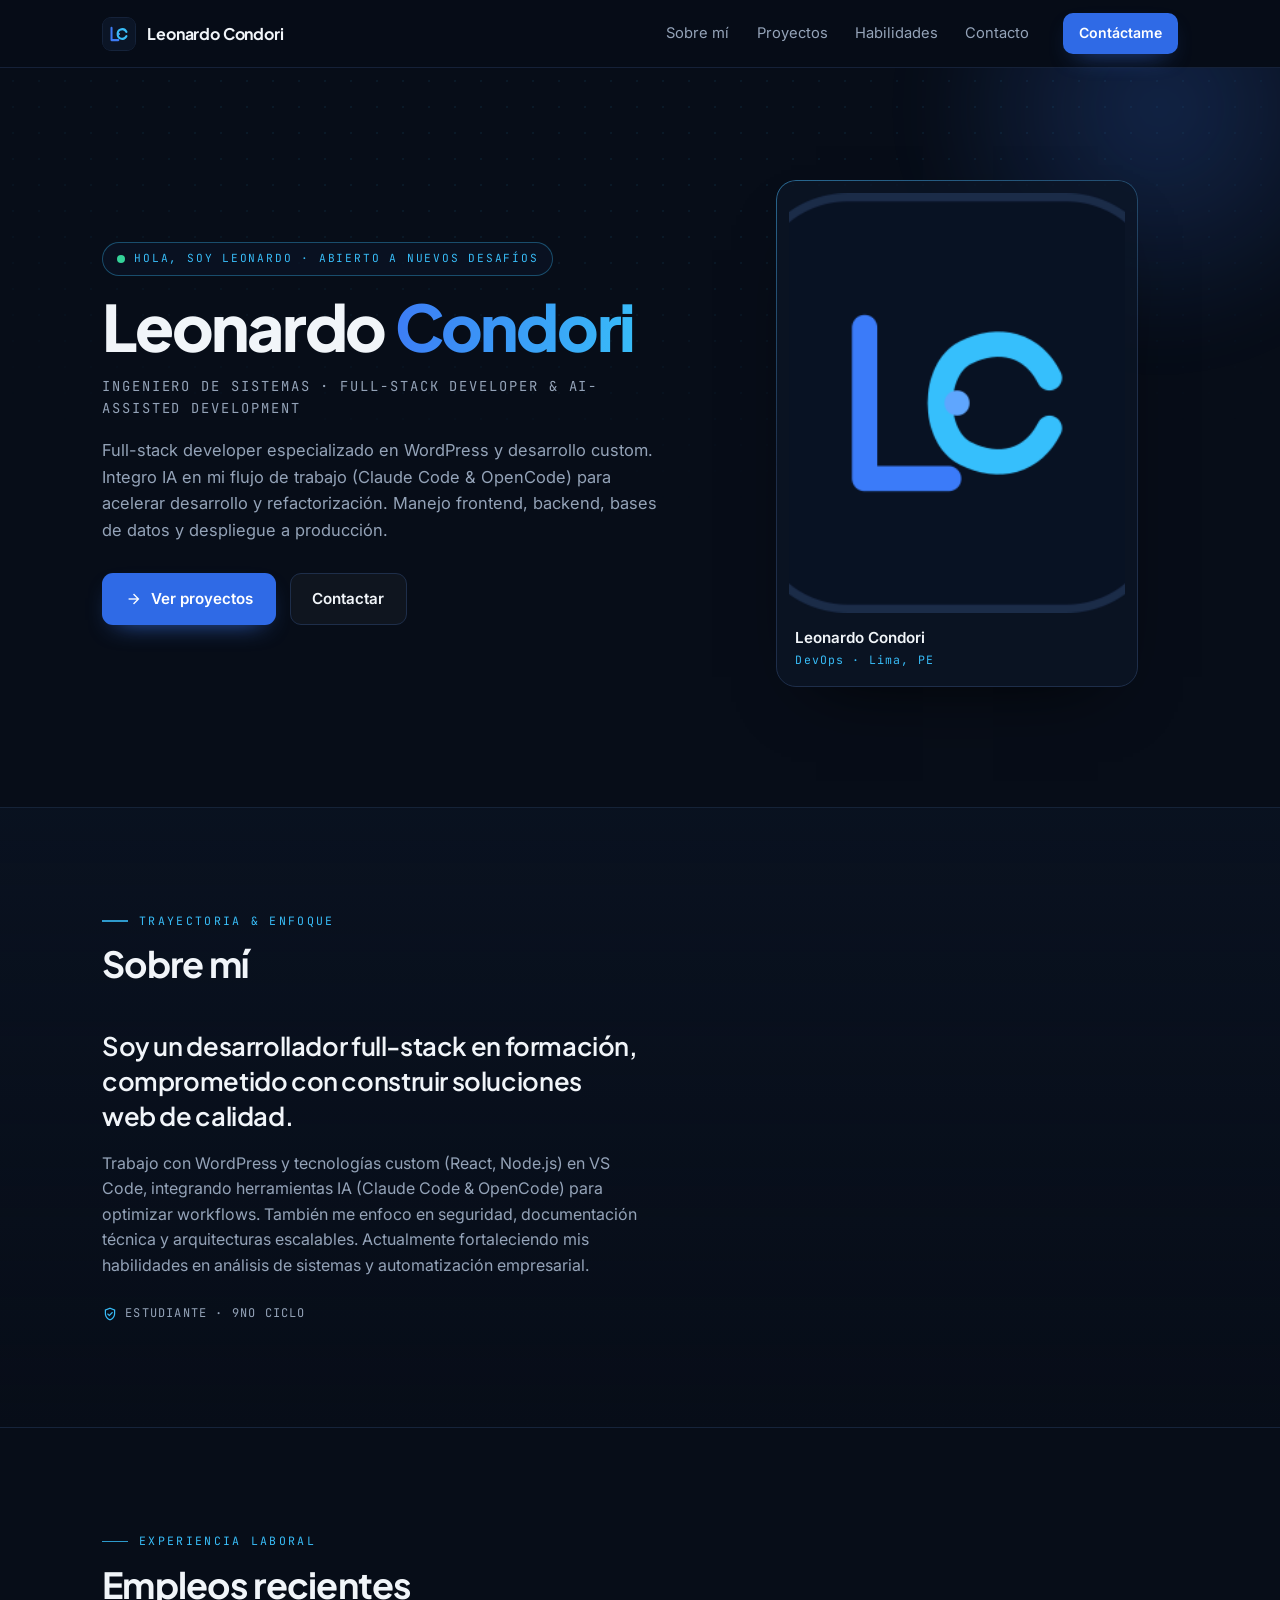
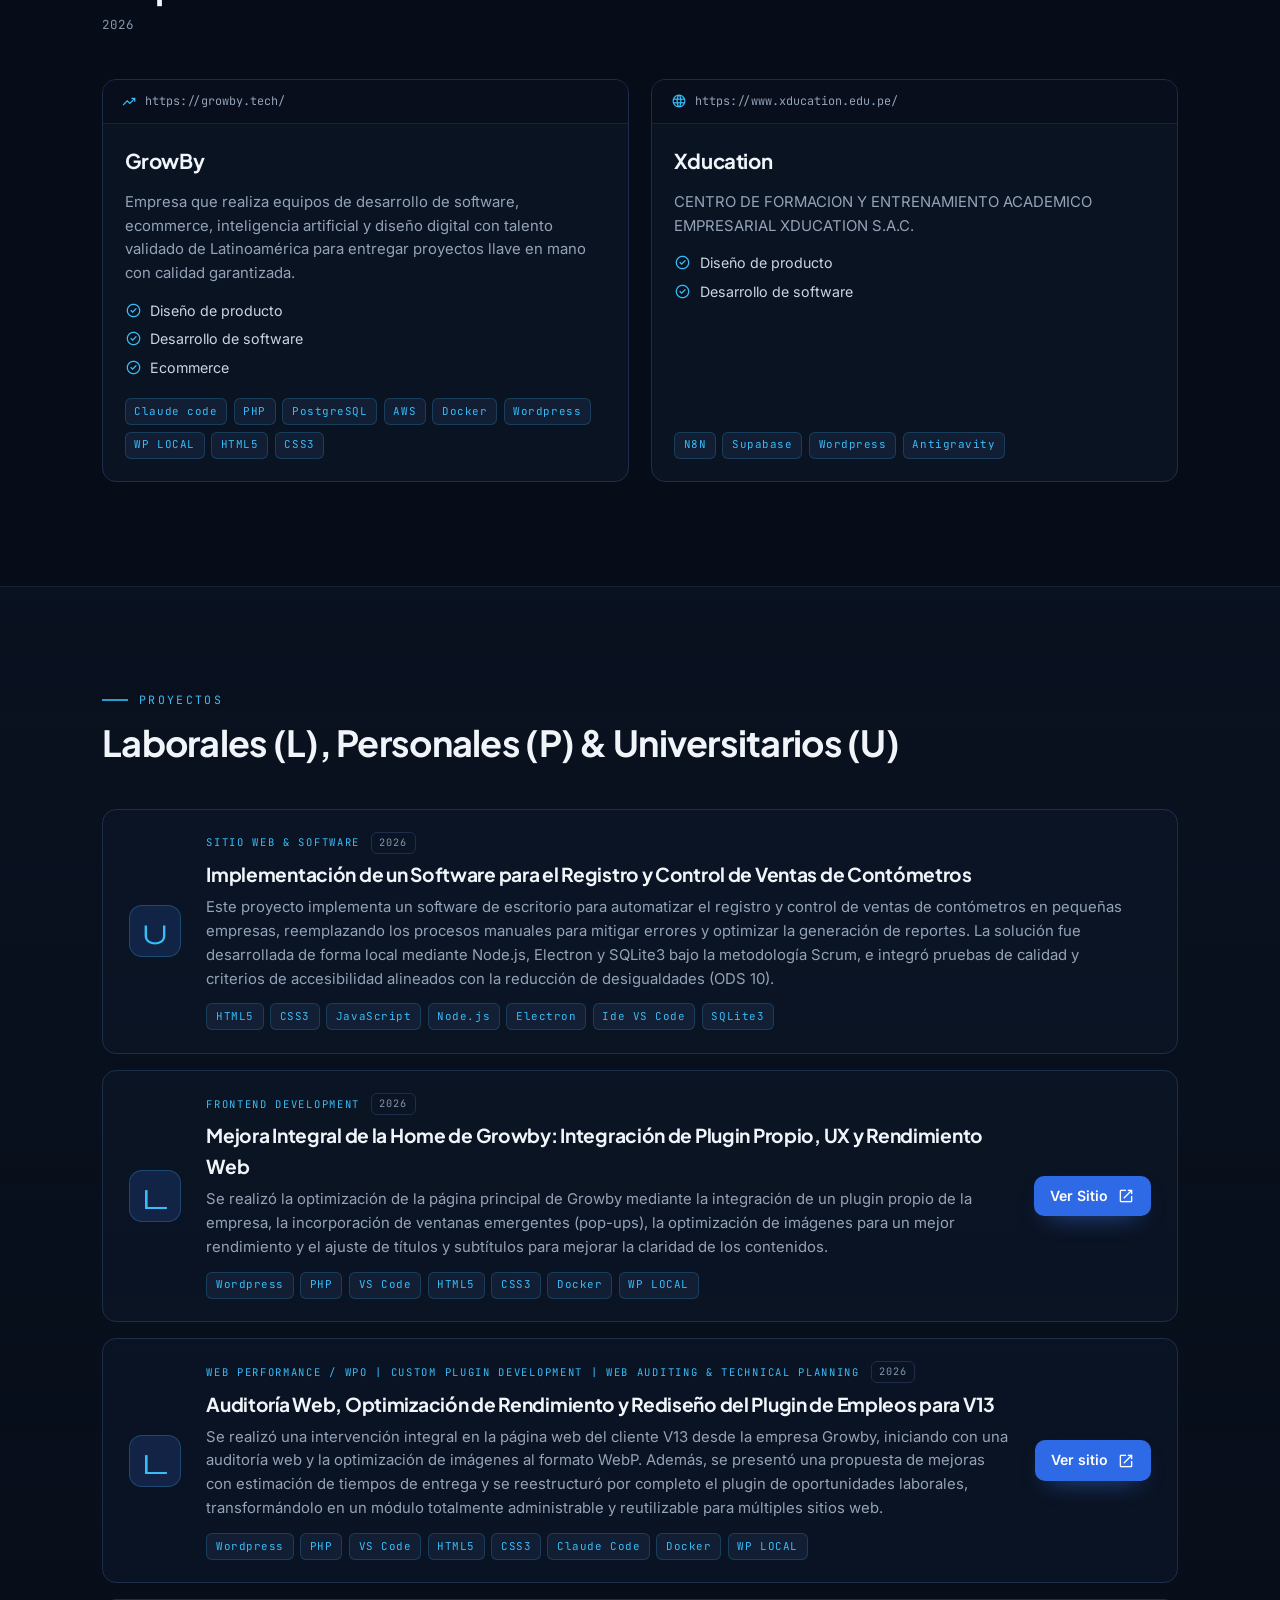
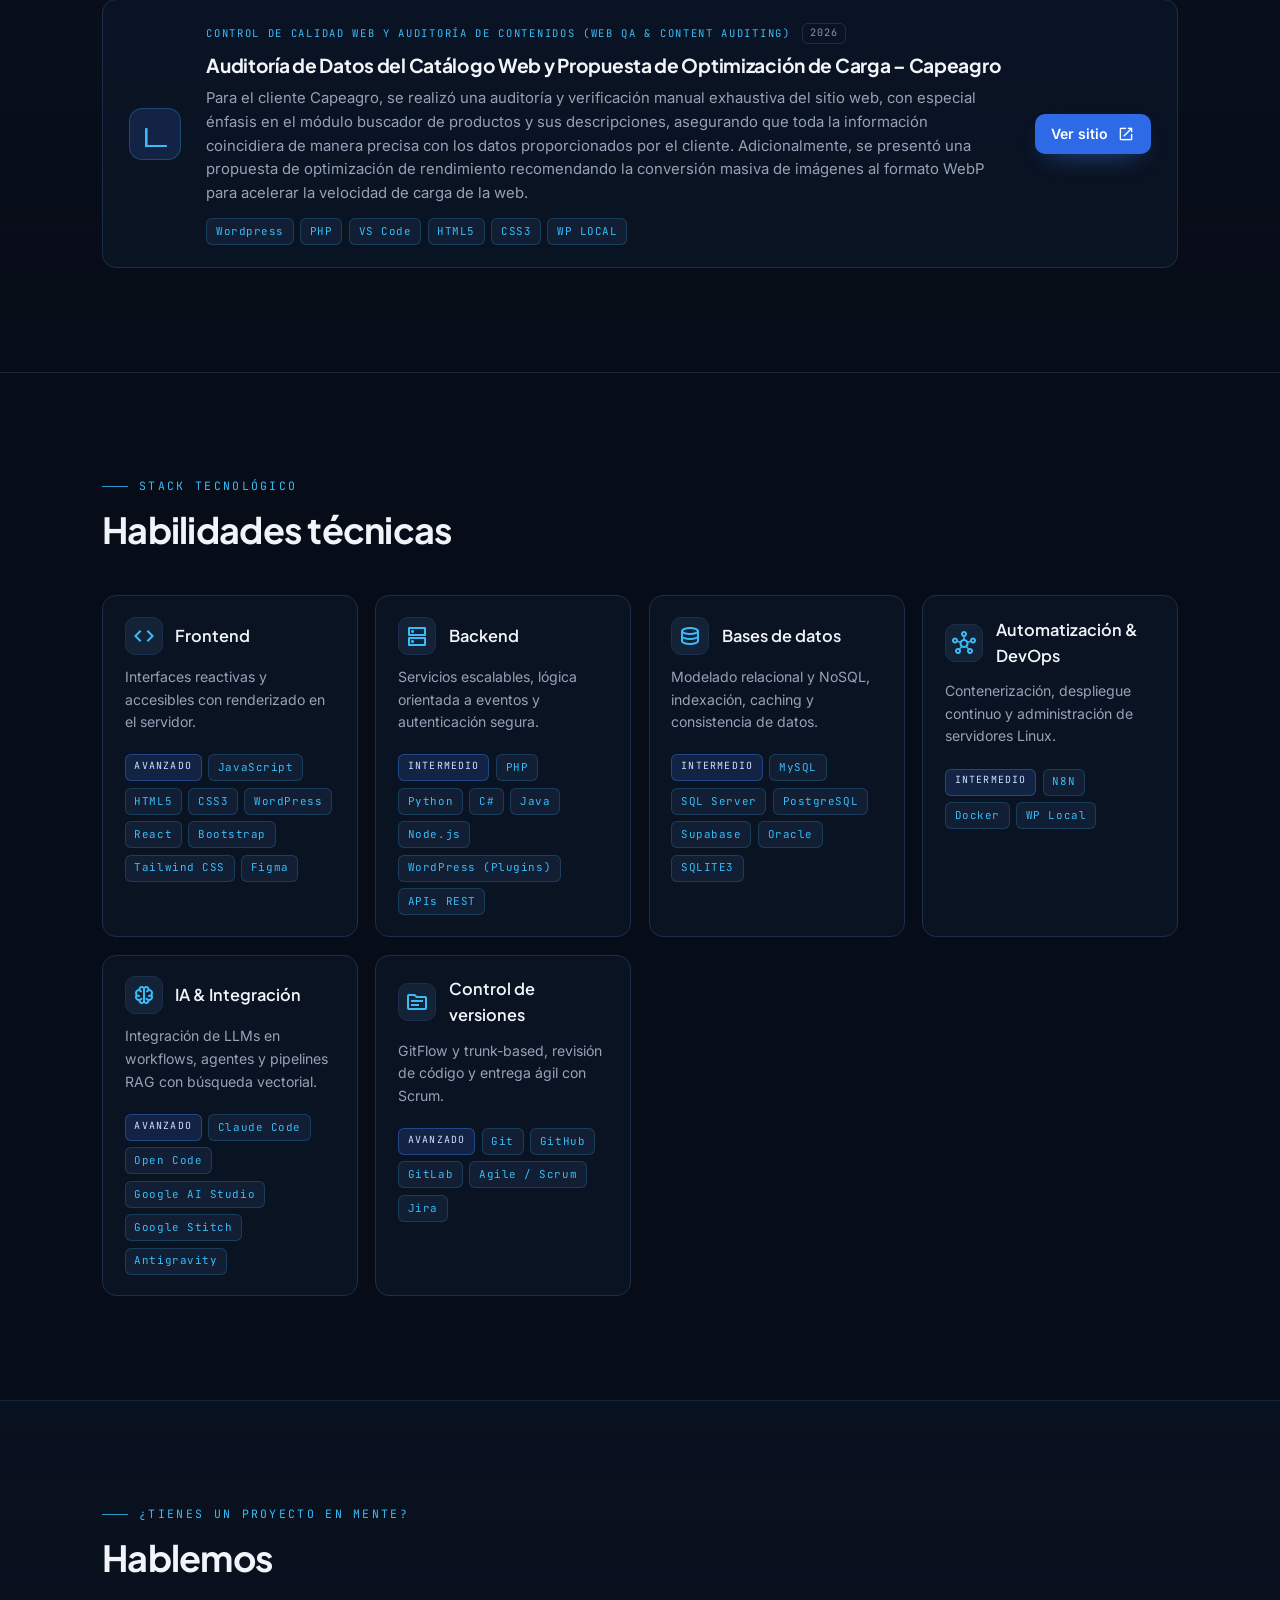
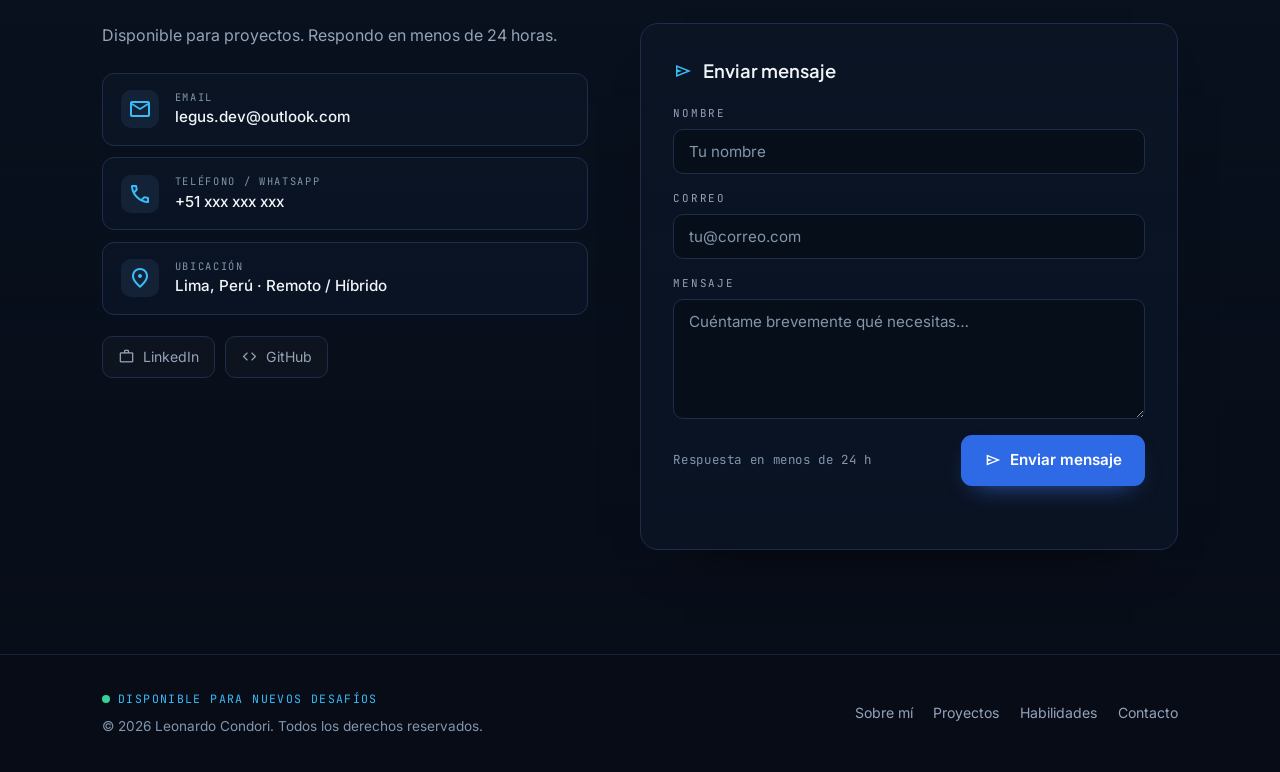
<file: index.html>
<!DOCTYPE html>
<html lang="es">
<head>
<meta charset="utf-8">
<meta name="viewport" content="width=device-width, initial-scale=1.0">
<title>Leonardo Condori · Ingeniero de Sistemas — Full-Stack &amp; DevOps</title>
<meta name="description" content="Portafolio de Leonardo Condori, Ingeniero de Sistemas en Lima: arquitecturas distribuidas, desarrollo full-stack y automatización DevOps.">
<meta name="theme-color" content="#070d18">
<link rel="canonical" href="https://legus2077.github.io/">
<link rel="icon" type="image/svg+xml" href="favicon.svg">

<meta property="og:type" content="website">
<meta property="og:site_name" content="Leonardo Condori">
<meta property="og:title" content="Leonardo Condori · Ingeniero de Sistemas — Full-Stack &amp; DevOps">
<meta property="og:description" content="Portafolio de Leonardo Condori: arquitecturas distribuidas, desarrollo full-stack y automatización DevOps.">
<meta property="og:url" content="https://legus2077.github.io/">
<meta property="og:image" content="https://legus2077.github.io/professional_portrait_photo_of_a_sharp_approachable_latino_male_software/imagen.png">
<meta name="twitter:card" content="summary_large_image">

<link rel="preconnect" href="https://fonts.googleapis.com">
<link rel="preconnect" href="https://fonts.gstatic.com" crossorigin>
<link href="https://fonts.googleapis.com/css2?family=Inter:wght@400;500;600&family=JetBrains+Mono:wght@400;500&family=Plus+Jakarta+Sans:wght@600;700;800&display=swap" rel="stylesheet">
<link href="https://fonts.googleapis.com/css2?family=Material+Symbols+Outlined:opsz,wght,FILL,GRAD@20..48,100..700,0..1,0..1&display=block" rel="stylesheet">

<link rel="stylesheet" href="assets/css/estilos.css">
</head>
<body>

<!-- ============ ENCABEZADO ============ -->
<header class="site-header">
  <div class="container header-inner">
    <a class="brand" href="#inicio">
      <svg viewBox="0 0 100 100" fill="none" xmlns="http://www.w3.org/2000/svg" aria-hidden="true">
        <rect width="100" height="100" rx="24" fill="#0b1526"></rect>
        <rect x="1" y="1" width="98" height="98" rx="23" stroke="#1e2e4a" stroke-width="2"></rect>
        <path d="M28 32V68H48" stroke="#3d7bf5" stroke-width="6" stroke-linecap="round" stroke-linejoin="round"></path>
        <path d="M72 44C68 36 60 34 52 38C44 42 44 58 52 62C60 66 68 64 72 56" stroke="#38bdf8" stroke-width="6" stroke-linecap="round"></path>
        <circle cx="50" cy="50" r="3" fill="#60a5fa"></circle>
      </svg>
      <span class="brand-name" id="marca-nombre">Leonardo Condori</span>
    </a>

    <button class="nav-toggle" id="nav-toggle" type="button" aria-expanded="false" aria-controls="nav">
      <span class="material-symbols-outlined" aria-hidden="true" style="font-size:22px;">menu</span>
      <span class="sr-only">Menú</span>
    </button>

    <nav class="nav" id="nav">
      <span id="nav-enlaces" style="display:contents"></span>
      <a class="btn btn-primary btn-sm header-cta" href="#contacto">Contáctame</a>
    </nav>
  </div>
</header>

<main>
  <!-- ============ PORTADA ============ -->
  <section class="hero" id="inicio">
    <div class="container hero-grid" id="hero-cont"></div>
  </section>

  <!-- ============ SOBRE MÍ ============ -->
  <section class="section section-soft" id="sobre">
    <div class="container" id="sobre-cont"></div>
  </section>

  <!-- ============ EXPERIENCIA / PROYECTOS ============ -->
  <section class="section" id="proyectos">
    <div class="container" id="proyectos-cont"></div>
  </section>

  <!-- ============ PROYECTOS PERSONALES ============ -->
  <section class="section section-soft" id="personales">
    <div class="container" id="personales-cont"></div>
  </section>

  <!-- ============ HABILIDADES ============ -->
  <section class="section" id="habilidades">
    <div class="container" id="habilidades-cont"></div>
  </section>

  <!-- ============ CONTACTO ============ -->
  <section class="section section-soft" id="contacto">
    <div class="container" id="contacto-cont"></div>
  </section>
</main>

<!-- ============ PIE ============ -->
<footer class="site-footer">
  <div class="container footer-inner" id="footer-cont"></div>
</footer>

<noscript>
  <div style="max-width:640px;margin:40px auto;padding:20px;border:1px solid #1e2e4a;border-radius:12px;color:#94a3b8;font-family:sans-serif;">
    Este portafolio necesita JavaScript para mostrarse. Actívalo en tu navegador.
  </div>
</noscript>

<!-- ============================================================
     CONTENIDO DEL SITIO
     Todo el texto visible vive en este bloque JSON.
     Edítalo con el panel (abrir-panel.bat) o directamente aquí.
     ============================================================ -->
<script id="datos-sitio" type="application/json">
{
  "general": {
    "nombre": "Leonardo Condori",
    "tituloPagina": "Leonardo Condori · Ingeniero de Sistemas — Full-Stack AI",
    "descripcion": "Portafolio de Leonardo Condori, Ingeniero de Sistemas en Lima: arquitecturas distribuidas, desarrollo full-stack AI",
    "imagen": "professional_portrait_photo_of_a_sharp_approachable_latino_male_software/imagen.png",
    "disponible": true,
    "disponibleTexto": "Disponible para nuevos desafíos"
  },
  "hero": {
    "kicker": "Hola, soy Leonardo · abierto a nuevos desafíos",
    "nombre": "Leonardo",
    "apellido": "Condori",
    "rol": "Ingeniero de Sistemas · Full-Stack Developer & AI-Assisted Development",
    "parrafo": "Full-stack developer especializado en WordPress y desarrollo custom. Integro IA en mi flujo de trabajo (Claude Code & OpenCode) para acelerar desarrollo y refactorización. Manejo frontend, backend, bases de datos y despliegue a producción.",
    "boton1": {
      "texto": "Ver proyectos",
      "enlace": "#personales"
    },
    "boton2": {
      "texto": "Contactar",
      "enlace": "#contacto"
    },
    "retrato": "img/favicon-1790964008828.png",
    "retratoCargo": "DevOps · Lima, PE"
  },
  "sobre": {
    "kicker": "Trayectoria & enfoque",
    "titulo": "Sobre mí",
    "frase": "Soy un desarrollador full-stack en formación, comprometido con construir soluciones web de calidad.",
    "parrafos": [
      "Trabajo con WordPress y tecnologías custom (React, Node.js) en VS Code, integrando herramientas IA (Claude Code & OpenCode) para optimizar workflows. También me enfoco en seguridad, documentación técnica y arquitecturas escalables. Actualmente fortaleciendo mis habilidades en análisis de sistemas y automatización empresarial."
    ],
    "cv": {
      "texto": "Descargar CV",
      "enlace": ""
    },
    "nota": "Estudiante · 9no Ciclo",
    "pilares": [
      {
        "icono": "account_tree",
        "titulo": "Arquitectura de Software",
        "texto": "Diseño distribuido, DDD, patrones de microservicios y contratos de API limpios.",
        "activo": false
      },
      {
        "icono": "all_inclusive",
        "titulo": "Automatización & CI/CD",
        "texto": "Pipelines con GitHub Actions, builds multi-stage en Docker y monitoreo con Prometheus.",
        "activo": false
      },
      {
        "icono": "devices",
        "titulo": "Desarrollo centrado en producto",
        "texto": "Interfaces con React y TypeScript, accesibilidad, performance y métricas de producto.",
        "activo": false
      }
    ]
  },
  "proyectos": {
    "kicker": "Experiencia Laboral",
    "titulo": "Empleos recientes",
    "nota": "2026",
    "items": [
      {
        "nombre": "GrowBy",
        "dominio": "https://growby.tech/",
        "estado": "",
        "icono": "trending_up",
        "descripcion": "Empresa que realiza equipos de desarrollo de software, ecommerce, inteligencia artificial y diseño digital con talento validado de Latinoamérica para entregar proyectos llave en mano con calidad garantizada.",
        "puntos": [
          "Diseño de producto",
          "Desarrollo de software",
          "Ecommerce"
        ],
        "stack": [
          "Claude code",
          "PHP",
          "PostgreSQL",
          "AWS",
          "Docker",
          "Wordpress",
          "WP LOCAL",
          "HTML5",
          "CSS3"
        ],
        "demo": "",
        "codigo": "",
        "activo": true
      },
      {
        "nombre": "Xducation",
        "dominio": "https://www.xducation.edu.pe/",
        "estado": "",
        "icono": "",
        "descripcion": "CENTRO DE FORMACION Y ENTRENAMIENTO ACADEMICO EMPRESARIAL XDUCATION S.A.C.",
        "puntos": [
          "Diseño de producto",
          "Desarrollo de software"
        ],
        "stack": [
          "N8N",
          "Supabase",
          "Wordpress",
          "Antigravity"
        ],
        "demo": "",
        "codigo": "",
        "activo": true
      }
    ]
  },
  "personales": {
    "kicker": "Proyectos",
    "titulo": "Laborales (L), Personales (P) & Universitarios (U)",
    "nota": "",
    "items": [
      {
        "titulo": "Implementación de un Software para el Registro y Control de Ventas de Contómetros",
        "tipo": "Sitio web & Software",
        "anio": "2026",
        "icono": "U",
        "descripcion": "Este proyecto implementa un software de escritorio para automatizar el registro y control de ventas de contómetros en pequeñas empresas, reemplazando los procesos manuales para mitigar errores y optimizar la generación de reportes. La solución fue desarrollada de forma local mediante Node.js, Electron y SQLite3 bajo la metodología Scrum, e integró pruebas de calidad y criterios de accesibilidad alineados con la reducción de desigualdades (ODS 10).",
        "stack": [
          "HTML5",
          "CSS3",
          "JavaScript",
          "Node.js",
          "Electron",
          "Ide VS Code",
          "SQLite3"
        ],
        "enlace": "",
        "textoBoton": "Ver sitio",
        "activo": true
      },
      {
        "titulo": "Mejora Integral de la Home de Growby: Integración de Plugin Propio, UX y Rendimiento Web",
        "tipo": "Frontend Development",
        "anio": "2026",
        "icono": "L",
        "descripcion": "Se realizó la optimización de la página principal de Growby mediante la integración de un plugin propio de la empresa, la incorporación de ventanas emergentes (pop-ups), la optimización de imágenes para un mejor rendimiento y el ajuste de títulos y subtítulos para mejorar la claridad de los contenidos.",
        "stack": [
          "Wordpress",
          "PHP",
          "VS Code",
          "HTML5",
          "CSS3",
          "Docker",
          "WP LOCAL"
        ],
        "enlace": "https://growby.tech/",
        "textoBoton": "Ver Sitio",
        "activo": true
      },
      {
        "titulo": "Auditoría Web, Optimización de Rendimiento y Rediseño del Plugin de Empleos para V13",
        "tipo": "Web Performance / WPO | Custom Plugin Development | Web Auditing & Technical Planning",
        "anio": "2026",
        "icono": "L",
        "descripcion": "Se realizó una intervención integral en la página web del cliente V13 desde la empresa Growby, iniciando con una auditoría web y la optimización de imágenes al formato WebP. Además, se presentó una propuesta de mejoras con estimación de tiempos de entrega y se reestructuró por completo el plugin de oportunidades laborales, transformándolo en un módulo totalmente administrable y reutilizable para múltiples sitios web.",
        "stack": [
          "Wordpress",
          "PHP",
          "VS Code",
          "HTML5",
          "CSS3",
          "Claude Code",
          "Docker",
          "WP LOCAL"
        ],
        "enlace": "https://v13sac.com/",
        "textoBoton": "Ver sitio",
        "activo": true
      },
      {
        "titulo": "Auditoría de Datos del Catálogo Web y Propuesta de Optimización de Carga – Capeagro",
        "tipo": "Control de Calidad Web y Auditoría de Contenidos (Web QA & Content Auditing)",
        "anio": "2026",
        "icono": "L",
        "descripcion": "Para el cliente Capeagro, se realizó una auditoría y verificación manual exhaustiva del sitio web, con especial énfasis en el módulo buscador de productos y sus descripciones, asegurando que toda la información coincidiera de manera precisa con los datos proporcionados por el cliente. Adicionalmente, se presentó una propuesta de optimización de rendimiento recomendando la conversión masiva de imágenes al formato WebP para acelerar la velocidad de carga de la web.",
        "stack": [
          "Wordpress",
          "PHP",
          "VS Code",
          "HTML5",
          "CSS3",
          "WP LOCAL"
        ],
        "enlace": "https://capeagro.com/",
        "textoBoton": "Ver sitio",
        "activo": true
      }
    ]
  },
  "skills": {
    "kicker": "Stack tecnológico",
    "titulo": "Habilidades técnicas",
    "nota": "",
    "grupos": [
      {
        "titulo": "Frontend",
        "icono": "code",
        "nivel": "Avanzado",
        "texto": "Interfaces reactivas y accesibles con renderizado en el servidor.",
        "tags": [
          "JavaScript",
          "HTML5",
          "CSS3",
          "WordPress",
          "React",
          "Bootstrap",
          "Tailwind CSS",
          "Figma"
        ],
        "activo": true
      },
      {
        "titulo": "Backend",
        "icono": "dns",
        "nivel": "Intermedio",
        "texto": "Servicios escalables, lógica orientada a eventos y autenticación segura.",
        "tags": [
          "PHP",
          "Python",
          "C#",
          "Java",
          "Node.js",
          "WordPress (Plugins)",
          "APIs REST"
        ],
        "activo": true
      },
      {
        "titulo": "Bases de datos",
        "icono": "database",
        "nivel": "Intermedio",
        "texto": "Modelado relacional y NoSQL, indexación, caching y consistencia de datos.",
        "tags": [
          "MySQL",
          "SQL Server",
          "PostgreSQL",
          "Supabase",
          "Oracle",
          "SQLITE3"
        ],
        "activo": true
      },
      {
        "titulo": "Automatización & DevOps",
        "icono": "hub",
        "nivel": "Intermedio",
        "texto": "Contenerización, despliegue continuo y administración de servidores Linux.",
        "tags": [
          "N8N",
          "Docker",
          "WP Local"
        ],
        "activo": true
      },
      {
        "titulo": "IA & Integración",
        "icono": "neurology",
        "nivel": "Avanzado",
        "texto": "Integración de LLMs en workflows, agentes y pipelines RAG con búsqueda vectorial.",
        "tags": [
          "Claude Code",
          "Open Code",
          "Google AI Studio",
          "Google Stitch",
          "Antigravity"
        ],
        "activo": true
      },
      {
        "titulo": "Control de versiones",
        "icono": "source",
        "nivel": "Avanzado",
        "texto": "GitFlow y trunk-based, revisión de código y entrega ágil con Scrum.",
        "tags": [
          "Git",
          "GitHub",
          "GitLab",
          "Agile / Scrum",
          "Jira"
        ],
        "activo": true
      }
    ]
  },
  "contacto": {
    "kicker": "¿Tienes un proyecto en mente?",
    "titulo": "Hablemos",
    "parrafo": "Disponible para proyectos. Respondo en menos de 24 horas.",
    "email": "legus.dev@outlook.com",
    "telefono": "+51 xxx xxx xxx",
    "telefonoEnlace": "+51987654321",
    "ubicacion": "Lima, Perú · Remoto / Híbrido",
    "formspree": "",
    "redes": [
      {
        "nombre": "LinkedIn",
        "icono": "work",
        "enlace": "https://www.linkedin.com/in/leonardo-condori/"
      },
      {
        "nombre": "GitHub",
        "icono": "code",
        "enlace": "https://github.com/Legus2077"
      }
    ],
    "copyright": "© 2026 Leonardo Condori. Todos los derechos reservados."
  },
  "navegacion": [
    {
      "texto": "Sobre mí",
      "enlace": "#sobre"
    },
    {
      "texto": "Proyectos",
      "enlace": "#proyectos"
    },
    {
      "texto": "Habilidades",
      "enlace": "#habilidades"
    },
    {
      "texto": "Contacto",
      "enlace": "#contacto"
    }
  ]
}
</script>

<script>
(function () {
  "use strict";

  var D;
  try {
    D = JSON.parse(document.getElementById("datos-sitio").textContent);
  } catch (e) {
    document.body.innerHTML = '<p style="padding:40px;color:#f87171;font-family:sans-serif;">Error al leer el contenido del sitio (bloque datos-sitio).</p>';
    return;
  }

  function esc(s) {
    return String(s == null ? "" : s)
      .replace(/&/g, "&amp;").replace(/</g, "&lt;").replace(/>/g, "&gt;")
      .replace(/"/g, "&quot;");
  }
  function si(v) { return v != null && String(v).trim() !== ""; }
  function lista(v) { return Array.isArray(v) ? v.filter(si) : []; }
  function $(id) { return document.getElementById(id); }

  /* ---------- SEO dinámico ---------- */
  if (si(D.general.tituloPagina)) document.title = D.general.tituloPagina;
  (function () {
    var m = document.querySelector('meta[name="description"]');
    if (m && si(D.general.descripcion)) m.setAttribute("content", D.general.descripcion);
    if (si(D.general.imagen)) {
      var abs = /^https?:\/\//i.test(D.general.imagen)
        ? D.general.imagen
        : location.origin + "/" + D.general.imagen.replace(/^\.\//, "");
      ["og:image", "og:title", "og:description"].forEach(function (prop) {
        var el = document.querySelector('meta[property="' + prop + '"]');
        if (!el) return;
        if (prop === "og:image") el.setAttribute("content", abs);
        if (prop === "og:title") el.setAttribute("content", D.general.tituloPagina || document.title);
        if (prop === "og:description") el.setAttribute("content", D.general.descripcion || "");
      });
    }
  })();

  /* ---------- Encabezado ---------- */
  $("marca-nombre").textContent = D.general.nombre || "";
  $("nav-enlaces").innerHTML = lista(D.navegacion).map(function (n) {
    return '<a href="' + esc(n.enlace) + '">' + esc(n.texto) + "</a>";
  }).join("");

  var toggle = $("nav-toggle"), nav = $("nav");
  toggle.addEventListener("click", function () {
    var abierto = nav.classList.toggle("is-open");
    toggle.setAttribute("aria-expanded", abierto ? "true" : "false");
  });
  nav.addEventListener("click", function (ev) {
    if (ev.target.tagName === "A") nav.classList.remove("is-open");
  });

  /* ---------- Portada ---------- */
  (function () {
    var h = D.hero || {};
    var nombre = si(h.apellido)
      ? esc(h.nombre) + ' <span class="grad">' + esc(h.apellido) + "</span>"
      : esc(h.nombre);
    var botones = "";
    if (si(h.boton1 && h.boton1.texto)) {
      botones += '<a class="btn btn-primary" href="' + esc(h.boton1.enlace || "#") + '">' +
        '<span class="material-symbols-outlined">arrow_forward</span>' + esc(h.boton1.texto) + "</a>";
    }
    if (si(h.boton2 && h.boton2.texto)) {
      botones += '<a class="btn btn-ghost" href="' + esc(h.boton2.enlace || "#") + '">' + esc(h.boton2.texto) + "</a>";
    }

    $("hero-cont").innerHTML =
      '<div class="hero-text" data-reveal>' +
        (si(h.kicker)
          ? '<div class="status-pill"><span class="status-dot"></span><span>' + esc(h.kicker) + "</span></div>"
          : "") +
        "<h1>" + nombre + "</h1>" +
        (si(h.rol) ? '<p class="hero-role">' + esc(h.rol) + "</p>" : "") +
        (si(h.parrafo) ? '<p class="hero-desc">' + esc(h.parrafo) + "</p>" : "") +
        (botones ? '<div class="hero-actions">' + botones + "</div>" : "") +
      "</div>" +
      (si(h.retrato)
        ? '<figure class="hero-figure" data-reveal>' +
            '<div class="hero-float">' +
              '<div class="hero-tilt">' +
                '<img class="portrait" src="' + esc(h.retrato) + '" alt="Retrato profesional de ' + esc(D.general.nombre) + '">' +
                '<figcaption class="portrait-caption">' +
                  "<div>" +
                    '<div class="who">' + esc(D.general.nombre) + "</div>" +
                    (si(h.retratoCargo) ? '<div class="where">' + esc(h.retratoCargo) + "</div>" : "") +
                  "</div>" +
                "</figcaption>" +
              "</div>" +
            "</div>" +
          "</figure>"
        : "");
  })();

  /* ---------- Sobre mí ---------- */
  (function () {
    var s = D.sobre || {};
    var head =
      '<div class="section-head" data-reveal>' +
        (si(s.kicker) ? '<div class="kicker-line">' + esc(s.kicker) + "</div>" : "") +
        (si(s.titulo) ? "<h2>" + esc(s.titulo) + "</h2>" : "") +
      "</div>";

    var parrafos = lista(s.parrafos).map(function (p) { return "<p>" + esc(p) + "</p>"; }).join("");
    var acciones = "";
    if (si(s.cv && s.cv.enlace)) {
      acciones += '<a class="btn btn-ghost" href="' + esc(s.cv.enlace) + '" target="_blank" rel="noreferrer">' +
        '<span class="material-symbols-outlined">download</span>' + esc(s.cv.texto || "Descargar CV") + "</a>";
    }
    if (si(s.nota)) {
      acciones += '<span class="about-note"><span class="material-symbols-outlined">verified_user</span>' + esc(s.nota) + "</span>";
    }

    var pilares = lista(s.pilares).filter(function (p) { return p.activo !== false; }).map(function (p) {
      return '<div class="pillar" data-reveal>' +
        '<div class="pillar-ico"><span class="material-symbols-outlined">' + esc(p.icono || "extension") + "</span></div>" +
        "<div><h4>" + esc(p.titulo) + "</h4>" +
        (si(p.texto) ? "<p>" + esc(p.texto) + "</p>" : "") +
        "</div></div>";
    }).join("");

    $("sobre-cont").innerHTML = head +
      '<div class="about-grid">' +
        '<div class="about-text" data-reveal>' +
          (si(s.frase) ? '<h3 class="about-frase">' + esc(s.frase) + "</h3>" : "") +
          parrafos +
          (acciones ? '<div class="about-actions">' + acciones + "</div>" : "") +
        "</div>" +
        (pilares ? '<div class="pillars">' + pilares + "</div>" : "") +
      "</div>";
  })();

  /* ---------- Proyectos ---------- */
  (function () {
    var p = D.proyectos || {};
    var head =
      '<div class="section-head" data-reveal>' +
        (si(p.kicker) ? '<div class="kicker-line">' + esc(p.kicker) + "</div>" : "") +
        (si(p.titulo) ? "<h2>" + esc(p.titulo) + "</h2>" : "") +
        (si(p.nota) ? '<p class="section-note">' + esc(p.nota) + "</p>" : "") +
      "</div>";

    var cards = lista(p.items).filter(function (x) { return x.activo !== false; }).map(function (x) {
      var links = "";
      if (si(x.demo)) {
        links += '<a class="link-btn" href="' + esc(x.demo) + '" target="_blank" rel="noreferrer">' +
          '<span class="material-symbols-outlined">visibility</span>Ver demo</a>';
      }
      if (si(x.codigo)) {
        links += '<a class="link-btn is-ghost" href="' + esc(x.codigo) + '" target="_blank" rel="noreferrer">' +
          '<span class="material-symbols-outlined">code</span>' + (si(x.demo) ? "Código" : "Repositorio") + "</a>";
      }
      var puntos = lista(x.puntos).map(function (t) {
        return '<li><span class="material-symbols-outlined">check_circle</span><span>' + esc(t) + "</span></li>";
      }).join("");
      var stack = lista(x.stack).map(function (t) {
        return '<span class="chip">' + esc(t) + "</span>";
      }).join("");

      return '<article class="project-card" data-reveal>' +
        '<div class="project-top">' +
          (si(x.dominio)
            ? '<span class="project-domain"><span class="material-symbols-outlined">' + esc(x.icono || "language") + "</span>" + esc(x.dominio) + "</span>"
            : '<span class="project-domain"><span class="material-symbols-outlined">' + esc(x.icono || "language") + "</span>" + esc(x.nombre) + "</span>") +
          (si(x.estado) ? '<span class="badge">' + esc(x.estado) + "</span>" : "") +
        "</div>" +
        '<div class="project-body">' +
          "<h3>" + esc(x.nombre) + "</h3>" +
          (si(x.descripcion) ? '<p class="project-desc">' + esc(x.descripcion) + "</p>" : "") +
          (puntos ? '<ul class="bullets">' + puntos + "</ul>" : "") +
          (stack ? '<div class="chips">' + stack + "</div>" : "") +
          (links ? '<div class="project-links">' + links + "</div>" : "") +
        "</div>" +
      "</article>";
    }).join("");

    $("proyectos-cont").innerHTML = head + '<div class="projects-grid">' + cards + "</div>";
  })();

  /* ---------- Proyectos personales ---------- */
  (function () {
    var p = D.personales || {};
    var items = lista(p.items).filter(function (x) { return x.activo !== false; });
    var seccion = document.getElementById("personales");

    /* Sin proyectos visibles: la sección entera no se muestra */
    if (!items.length) {
      if (seccion) seccion.style.display = "none";
      return;
    }

    var head =
      '<div class="section-head" data-reveal>' +
        (si(p.kicker) ? '<div class="kicker-line">' + esc(p.kicker) + "</div>" : "") +
        (si(p.titulo) ? "<h2>" + esc(p.titulo) + "</h2>" : "") +
        (si(p.nota) ? '<p class="section-note">' + esc(p.nota) + "</p>" : "") +
      "</div>";

    var cards = items.map(function (x) {
      var stack = lista(x.stack).map(function (t) {
        return '<span class="chip">' + esc(t) + "</span>";
      }).join("");
      var boton = si(x.enlace)
        ? '<a class="btn btn-primary btn-sm" href="' + esc(x.enlace) + '" target="_blank" rel="noreferrer">' +
            esc(x.textoBoton || "Ver proyecto") +
            '<span class="material-symbols-outlined">open_in_new</span></a>'
        : "";

      return '<article class="personal-card" data-reveal>' +
        '<div class="personal-ico"><span class="material-symbols-outlined">' + esc(x.icono || "rocket_launch") + "</span></div>" +
        '<div class="personal-body">' +
          '<div class="personal-meta">' +
            (si(x.tipo) ? '<span class="personal-tipo">' + esc(x.tipo) + "</span>" : "") +
            (si(x.anio) ? '<span class="personal-anio">' + esc(x.anio) + "</span>" : "") +
          "</div>" +
          "<h3>" + esc(x.titulo) + "</h3>" +
          (si(x.descripcion) ? "<p>" + esc(x.descripcion) + "</p>" : "") +
          (stack ? '<div class="chips">' + stack + "</div>" : "") +
        "</div>" +
        (boton ? '<div class="personal-accion">' + boton + "</div>" : "") +
      "</article>";
    }).join("");

    $("personales-cont").innerHTML = head + '<div class="personal-list">' + cards + "</div>";
  })();

  /* ---------- Habilidades ---------- */
  (function () {
    var s = D.skills || {};
    var head =
      '<div class="section-head" data-reveal>' +
        (si(s.kicker) ? '<div class="kicker-line">' + esc(s.kicker) + "</div>" : "") +
        (si(s.titulo) ? "<h2>" + esc(s.titulo) + "</h2>" : "") +
        (si(s.nota) ? '<p class="section-note">' + esc(s.nota) + "</p>" : "") +
      "</div>";

    var cards = lista(s.grupos).filter(function (g) { return g.activo !== false; }).map(function (g) {
      var tags = lista(g.tags).map(function (t) { return '<span class="chip">' + esc(t) + "</span>"; }).join("");
      /* El nivel va en la fila de etiquetas (que salta de línea) para que nunca desborde la tarjeta */
      var nivel = si(g.nivel) ? '<span class="skill-level">' + esc(g.nivel) + "</span>" : "";
      return '<div class="skill-card" data-reveal>' +
        '<div class="skill-head">' +
          '<span class="skill-ico"><span class="material-symbols-outlined">' + esc(g.icono || "extension") + "</span></span>" +
          "<h3>" + esc(g.titulo) + "</h3>" +
        "</div>" +
        (si(g.texto) ? "<p>" + esc(g.texto) + "</p>" : "") +
        ((nivel || tags) ? '<div class="chips">' + nivel + tags + "</div>" : "") +
      "</div>";
    }).join("");

    $("habilidades-cont").innerHTML = head + '<div class="skills-grid">' + cards + "</div>";
  })();

  /* ---------- Contacto ---------- */
  (function () {
    var c = D.contacto || {};
    var head =
      '<div class="section-head" data-reveal>' +
        (si(c.kicker) ? '<div class="kicker-line">' + esc(c.kicker) + "</div>" : "") +
        (si(c.titulo) ? "<h2>" + esc(c.titulo) + "</h2>" : "") +
      "</div>";

    var info = "";
    if (si(c.email)) {
      info += '<a class="info-item" href="mailto:' + esc(c.email) + '">' +
        '<span class="info-ico"><span class="material-symbols-outlined">mail</span></span>' +
        "<div><div class=\"info-label\">Email</div><div class=\"info-value\">" + esc(c.email) + "</div></div></a>";
    }
    if (si(c.telefono)) {
      info += '<a class="info-item" href="tel:' + esc((c.telefonoEnlace || c.telefono).replace(/\s+/g, "")) + '">' +
        '<span class="info-ico"><span class="material-symbols-outlined">call</span></span>' +
        "<div><div class=\"info-label\">Teléfono / WhatsApp</div><div class=\"info-value\">" + esc(c.telefono) + "</div></div></a>";
    }
    if (si(c.ubicacion)) {
      info += '<div class="info-item">' +
        '<span class="info-ico"><span class="material-symbols-outlined">location_on</span></span>' +
        "<div><div class=\"info-label\">Ubicación</div><div class=\"info-value\">" + esc(c.ubicacion) + "</div></div></div>";
    }

    var redes = lista(c.redes).filter(function (r) { return si(r.enlace); }).map(function (r) {
      return '<a class="social" href="' + esc(r.enlace) + '" target="_blank" rel="noreferrer">' +
        '<span class="material-symbols-outlined">' + esc(r.icono || "link") + "</span>" + esc(r.nombre) + "</a>";
    }).join("");

    $("contacto-cont").innerHTML = head +
      '<div class="contact-grid">' +
        '<div class="contact-info" data-reveal>' +
          (si(c.parrafo) ? '<p class="contact-lead">' + esc(c.parrafo) + "</p>" : "") +
          '<div class="info-list">' + info + "</div>" +
          (redes ? '<div class="socials">' + redes + "</div>" : "") +
        "</div>" +
        '<div class="form-card" data-reveal>' +
          '<h3><span class="material-symbols-outlined">send</span>Enviar mensaje</h3>' +
          '<form id="form-contacto" novalidate>' +
            '<div class="field"><label for="f-nombre">Nombre</label>' +
              '<input type="text" id="f-nombre" name="nombre" placeholder="Tu nombre" required></div>' +
            '<div class="field"><label for="f-email">Correo</label>' +
              '<input type="email" id="f-email" name="email" placeholder="tu@correo.com" required></div>' +
            '<div class="field"><label for="f-mensaje">Mensaje</label>' +
              '<textarea id="f-mensaje" name="mensaje" placeholder="Cuéntame brevemente qué necesitas…" required></textarea></div>' +
            '<div class="form-foot">' +
              '<span class="form-hint">Respuesta en menos de 24 h</span>' +
              '<button class="btn btn-primary" type="submit">' +
                '<span class="material-symbols-outlined">send</span>Enviar mensaje</button>' +
            "</div>" +
            '<div class="form-status" id="form-status" role="status"></div>' +
          "</form>" +
        "</div>" +
      "</div>";

    var form = $("form-contacto"), estado = $("form-status");
    form.addEventListener("submit", function (ev) {
      ev.preventDefault();
      var nombre = $("f-nombre").value.trim();
      var email = $("f-email").value.trim();
      var mensaje = $("f-mensaje").value.trim();
      estado.classList.remove("is-error");

      if (!nombre || !email || !mensaje) {
        estado.textContent = "Completa todos los campos.";
        estado.classList.add("is-error");
        return;
      }

      /* Sin endpoint configurado: abre el cliente de correo (nunca finge un envío) */
      if (!si(c.formspree)) {
        var asunto = "Mensaje desde tu portafolio — " + nombre;
        var cuerpo = mensaje + "\n\n— " + nombre + " (" + email + ")";
        window.location.href = "mailto:" + c.email +
          "?subject=" + encodeURIComponent(asunto) + "&body=" + encodeURIComponent(cuerpo);
        estado.textContent = "Se abrió tu aplicación de correo con el mensaje listo para enviar.";
        return;
      }

      estado.textContent = "Enviando…";
      fetch(c.formspree, {
        method: "POST",
        headers: { "Content-Type": "application/json", "Accept": "application/json" },
        body: JSON.stringify({ nombre: nombre, email: email, mensaje: mensaje })
      })
        .then(function (r) {
          if (!r.ok) throw new Error("No se pudo enviar");
          estado.textContent = "✓ Mensaje enviado. Te responderé pronto.";
          form.reset();
        })
        .catch(function () {
          estado.textContent = "No se pudo enviar. Escríbeme a " + c.email + ".";
          estado.classList.add("is-error");
        });
    });
  })();

  /* ---------- Pie ---------- */
  (function () {
    var estado = D.general.disponible
      ? '<span class="footer-status"><span class="status-dot"></span>' + esc(D.general.disponibleTexto || "Disponible") + "</span>"
      : "";
    var enlaces = lista(D.navegacion).map(function (n) {
      return '<a href="' + esc(n.enlace) + '">' + esc(n.texto) + "</a>";
    }).join("");
    $("footer-cont").innerHTML =
      '<div class="footer-left">' + estado +
        '<span class="footer-copy">' + esc((D.contacto && D.contacto.copyright) || "") + "</span>" +
      "</div>" +
      '<div class="footer-links">' + enlaces + "</div>";
  })();

  /* ---------- Animación de aparición ---------- */
  (function () {
    var items = Array.prototype.slice.call(document.querySelectorAll("[data-reveal]"));
    if (!items.length) return;

    /* Respaldo: revela lo que ya está en pantalla sin depender del observador */
    function revelarVisibles() {
      items.forEach(function (el) {
        if (el.classList.contains("is-visible")) return;
        var r = el.getBoundingClientRect();
        if (r.top < (window.innerHeight || 0) && r.bottom > 0) el.classList.add("is-visible");
      });
    }

    if (!("IntersectionObserver" in window)) {
      items.forEach(function (el) { el.classList.add("is-visible"); });
      return;
    }

    var obs = new IntersectionObserver(function (entradas) {
      entradas.forEach(function (e) {
        if (e.isIntersecting) { e.target.classList.add("is-visible"); obs.unobserve(e.target); }
      });
    }, { threshold: 0.12 });
    items.forEach(function (el) { obs.observe(el); });

    revelarVisibles();
    document.addEventListener("visibilitychange", function () {
      if (!document.hidden) revelarVisibles();
    });
    window.addEventListener("pageshow", revelarVisibles);
  })();

  /* ---------- Retrato 3D (inclinación que sigue al puntero) ---------- */
  (function () {
    var figura = document.querySelector(".hero-tilt");
    var zona = document.querySelector(".hero");
    if (!figura || !zona) return;

    var neutro = "perspective(1000px) rotateX(0deg) rotateY(0deg)";

    /* Se comprueba en cada evento: si el usuario cambia la opción en el sistema, se respeta */
    function permitido() {
      if (!window.matchMedia("(hover: hover) and (pointer: fine)").matches) return false;
      if (window.matchMedia("(prefers-reduced-motion: reduce)").matches) return false;
      return true;
    }

    zona.addEventListener("pointermove", function (ev) {
      if (!permitido()) return;
      var r = figura.getBoundingClientRect();
      if (!r.width || !r.height) return;
      var dx = (ev.clientX - (r.left + r.width / 2)) / (window.innerWidth / 2);
      var dy = (ev.clientY - (r.top + r.height / 2)) / (window.innerHeight / 2);
      dx = Math.max(-1, Math.min(1, dx));
      dy = Math.max(-1, Math.min(1, dy));
      figura.style.transform =
        "perspective(1000px)" +
        " rotateX(" + (-dy * 9).toFixed(2) + "deg)" +  /* cursor arriba → la foto mira arriba */
        " rotateY(" + (dx * 13).toFixed(2) + "deg)";   /* cursor a la derecha → gira a la derecha */
    });

    zona.addEventListener("pointerleave", function () {
      figura.style.transform = neutro;
    });
  })();
})();
</script>

</body>
</html>
</file>
<file: assets/css/estilos.css>
/* ============================================================
   Leonardo Condori · Portafolio — Obsidian Kinetic (dark tech)
   Hoja de estilos propia. Sin dependencias externas.
   ============================================================ */

/* ---------- Tokens ---------- */
:root {
  --bg: #070d18;
  --bg-soft: #0b1526;
  --surface: rgba(11, 21, 38, 0.78);
  --surface-solid: #0d1830;
  --line: #1e2e4a;
  --line-soft: rgba(30, 46, 74, 0.65);

  --text: #f1f5f9;
  --muted: #94a3b8;
  --muted-2: #8296ad;

  --primary: #3d7bf5;
  --primary-soft: rgba(61, 123, 245, 0.16);
  --cyan: #38bdf8;
  --cyan-soft: rgba(56, 189, 248, 0.12);
  --green: #34d399;

  --radius: 14px;
  --radius-sm: 9px;
  --max: 1140px;
  --header-h: 68px;

  --font-display: "Plus Jakarta Sans", system-ui, sans-serif;
  --font-body: "Inter", system-ui, sans-serif;
  --font-mono: "JetBrains Mono", ui-monospace, monospace;
}

/* ---------- Base ---------- */
*, *::before, *::after { box-sizing: border-box; }

html { scroll-behavior: smooth; scroll-padding-top: calc(var(--header-h) + 16px); }

body {
  margin: 0;
  background: var(--bg);
  color: var(--text);
  font-family: var(--font-body);
  font-size: 16px;
  line-height: 1.6;
  -webkit-font-smoothing: antialiased;
  overflow-x: hidden;
}

img { max-width: 100%; display: block; }
a { color: inherit; text-decoration: none; }
button { font: inherit; }

.container {
  width: 100%;
  max-width: var(--max);
  margin: 0 auto;
  padding: 0 clamp(20px, 4vw, 32px);
}

.mono {
  font-family: var(--font-mono);
  letter-spacing: 0.14em;
  text-transform: uppercase;
}

.sr-only {
  position: absolute;
  width: 1px;
  height: 1px;
  padding: 0;
  margin: -1px;
  overflow: hidden;
  clip: rect(0 0 0 0);
  white-space: nowrap;
  border: 0;
}

::selection { background: rgba(61, 123, 245, 0.35); color: #fff; }

/* ---------- Botones ---------- */
.btn {
  display: inline-flex;
  align-items: center;
  gap: 0.55rem;
  padding: 0.78rem 1.35rem;
  border-radius: 11px;
  border: 1px solid transparent;
  font-weight: 600;
  font-size: 0.95rem;
  cursor: pointer;
  transition: transform .18s ease, background .18s ease, border-color .18s ease, box-shadow .18s ease;
}
.btn:active { transform: translateY(1px); }

.btn-primary {
  background: #2f6ae6;
  color: #fff;
  box-shadow: 0 10px 26px -14px rgba(61, 123, 245, 0.9);
}
.btn-primary:hover { background: #2559cc; box-shadow: 0 14px 30px -12px rgba(61, 123, 245, 0.95); }

.btn-ghost {
  background: rgba(255, 255, 255, 0.03);
  border-color: var(--line);
  color: var(--text);
}
.btn-ghost:hover { border-color: rgba(56, 189, 248, 0.55); color: #fff; }

.btn-sm { padding: 0.5rem 0.95rem; font-size: 0.88rem; border-radius: 10px; }

.btn .material-symbols-outlined { font-size: 18px; }

/* ---------- Header ---------- */
.site-header {
  position: sticky;
  top: 0;
  z-index: 60;
  height: var(--header-h);
  background: rgba(7, 13, 24, 0.82);
  backdrop-filter: blur(14px);
  -webkit-backdrop-filter: blur(14px);
  border-bottom: 1px solid var(--line-soft);
}
.header-inner {
  height: 100%;
  display: flex;
  align-items: center;
  gap: 1.5rem;
}
.brand { display: flex; align-items: center; gap: 0.7rem; }
.brand svg { width: 34px; height: 34px; border-radius: 9px; }
.brand-name {
  font-family: var(--font-display);
  font-weight: 700;
  font-size: 1rem;
  letter-spacing: -0.01em;
}
.brand-name span { color: var(--cyan); }

.nav {
  margin-left: auto;
  display: flex;
  align-items: center;
  gap: 1.7rem;
}
.nav a:not(.btn) {
  font-size: 0.92rem;
  color: var(--muted);
  transition: color .18s ease;
  position: relative;
}
.nav a:not(.btn)::after {
  content: "";
  position: absolute;
  left: 0; right: 100%;
  bottom: -6px;
  height: 1.5px;
  background: var(--cyan);
  transition: right .22s ease;
}
.nav a:not(.btn):hover { color: var(--text); }
.nav a:not(.btn):hover::after { right: 0; }

.header-cta { margin-left: 0.4rem; }

.nav-toggle {
  display: none;
  margin-left: auto;
  background: transparent;
  border: 1px solid var(--line);
  border-radius: 9px;
  color: var(--text);
  padding: 0.4rem 0.55rem;
  cursor: pointer;
}

/* ---------- Kicker / encabezados de sección ---------- */
.kicker-line {
  display: flex;
  align-items: center;
  gap: 0.7rem;
  font-family: var(--font-mono);
  font-size: 0.72rem;
  letter-spacing: 0.2em;
  text-transform: uppercase;
  color: var(--cyan);
}
.kicker-line::before {
  content: "";
  width: 26px;
  height: 1.5px;
  background: var(--cyan);
  opacity: 0.8;
}

.section { padding: clamp(64px, 9vw, 104px) 0; border-bottom: 1px solid var(--line-soft); }
.section-soft { background: linear-gradient(180deg, rgba(11, 21, 38, 0.55), rgba(11, 21, 38, 0)); }

.section-head { margin-bottom: clamp(28px, 4vw, 44px); }
.section-head h2 {
  font-family: var(--font-display);
  font-size: clamp(1.7rem, 3.2vw, 2.25rem);
  font-weight: 700;
  letter-spacing: -0.02em;
  margin: 0.75rem 0 0;
  line-height: 1.2;
}
.section-head .section-note {
  margin: 0.55rem 0 0;
  color: var(--muted-2);
  font-family: var(--font-mono);
  font-size: 0.78rem;
  letter-spacing: 0.08em;
}

/* ---------- Hero ---------- */
.hero {
  position: relative;
  padding: clamp(56px, 8vw, 96px) 0 clamp(64px, 9vw, 104px);
  overflow: hidden;
  border-bottom: 1px solid var(--line-soft);
}
.hero::before {
  content: "";
  position: absolute;
  inset: 0;
  background-image: radial-gradient(circle, rgba(56, 189, 248, 0.07) 1px, transparent 1px);
  background-size: 26px 26px;
  mask-image: radial-gradient(ellipse 80% 60% at 50% 0%, #000 40%, transparent 100%);
  -webkit-mask-image: radial-gradient(ellipse 80% 60% at 50% 0%, #000 40%, transparent 100%);
  pointer-events: none;
}
.hero::after {
  content: "";
  position: absolute;
  top: -220px;
  right: -140px;
  width: 520px;
  height: 520px;
  background: radial-gradient(circle, rgba(61, 123, 245, 0.22), transparent 65%);
  filter: blur(30px);
  pointer-events: none;
}
.hero-grid {
  position: relative;
  z-index: 1;
  display: grid;
  grid-template-columns: 1.12fr 0.88fr;
  gap: clamp(36px, 6vw, 72px);
  align-items: center;
}

.status-pill {
  display: inline-flex;
  align-items: center;
  gap: 0.6rem;
  padding: 0.42rem 0.85rem;
  border: 1px solid rgba(56, 189, 248, 0.35);
  background: rgba(11, 21, 38, 0.7);
  border-radius: 999px;
  font-family: var(--font-mono);
  font-size: 0.7rem;
  letter-spacing: 0.16em;
  text-transform: uppercase;
  color: var(--cyan);
  width: fit-content;
}
.status-dot {
  width: 8px; height: 8px;
  border-radius: 50%;
  background: var(--green);
  box-shadow: 0 0 0 0 rgba(52, 211, 153, 0.6);
  animation: pulse 2.2s infinite;
}
@keyframes pulse {
  0% { box-shadow: 0 0 0 0 rgba(52, 211, 153, 0.55); }
  70% { box-shadow: 0 0 0 9px rgba(52, 211, 153, 0); }
  100% { box-shadow: 0 0 0 0 rgba(52, 211, 153, 0); }
}

.hero h1 {
  font-family: var(--font-display);
  font-size: clamp(2.5rem, 6vw, 4rem);
  font-weight: 800;
  letter-spacing: -0.035em;
  line-height: 1.03;
  margin: 1.15rem 0 0;
}
.hero h1 .grad {
  background: linear-gradient(100deg, var(--primary), var(--cyan));
  -webkit-background-clip: text;
  background-clip: text;
  color: transparent;
}
.hero-role {
  font-family: var(--font-mono);
  font-size: clamp(0.78rem, 1.4vw, 0.86rem);
  letter-spacing: 0.14em;
  text-transform: uppercase;
  color: var(--muted);
  margin: 0.95rem 0 0;
}
.hero-desc {
  color: var(--muted);
  font-size: 1.03rem;
  max-width: 56ch;
  margin: 1.15rem 0 0;
}
.hero-actions {
  display: flex;
  flex-wrap: wrap;
  gap: 0.85rem;
  margin-top: 1.9rem;
}

.hero-figure {
  position: relative;
  border: 1px solid var(--line);
  border-radius: 20px;
  background: var(--surface);
  padding: 12px;
  box-shadow: 0 30px 70px -40px rgba(0, 0, 0, 0.9);
}
/* Retrato con movimiento: flotación continua... */
.hero-float {
  overflow: hidden;
  border-radius: 13px;
  animation: hero-float 6.5s ease-in-out infinite;
}
@keyframes hero-float {
  0%, 100% { transform: translateY(-9px); }
  50% { transform: translateY(9px); }
}
/* ...e inclinación 3D que sigue al puntero (transform aplicado por JS) */
.hero-tilt {
  transform: perspective(1000px) rotateX(0deg) rotateY(0deg);
  transition: transform .3s ease-out;
  will-change: transform;
}
.hero-figure::after {
  content: "";
  position: absolute;
  inset: -1px;
  border-radius: 20px;
  border: 1px solid transparent;
  background: linear-gradient(160deg, rgba(56, 189, 248, 0.4), transparent 45%) border-box;
  -webkit-mask: linear-gradient(#000 0 0) padding-box, linear-gradient(#000 0 0);
  -webkit-mask-composite: xor;
  mask-composite: exclude;
  pointer-events: none;
}
.portrait {
  aspect-ratio: 4 / 5;
  width: 100%;
  object-fit: cover;
  object-position: center 20%;
  border-radius: 13px;
  filter: contrast(1.03);
}
.portrait-caption {
  display: flex;
  align-items: center;
  justify-content: space-between;
  gap: 1rem;
  padding: 0.85rem 0.4rem 0.3rem;
}
.portrait-caption .who { font-weight: 600; font-size: 0.95rem; }
.portrait-caption .where {
  font-family: var(--font-mono);
  font-size: 0.72rem;
  letter-spacing: 0.1em;
  color: var(--cyan);
}
.tag-verified {
  font-family: var(--font-mono);
  font-size: 0.65rem;
  letter-spacing: 0.14em;
  color: var(--muted);
  border: 1px solid var(--line);
  border-radius: 6px;
  padding: 0.22rem 0.5rem;
}

/* ---------- Sobre mí ---------- */
.about-grid {
  display: grid;
  grid-template-columns: 1.05fr 0.95fr;
  gap: clamp(28px, 5vw, 56px);
  align-items: start;
}
.about-frase {
  font-family: var(--font-display);
  font-size: clamp(1.25rem, 2.4vw, 1.6rem);
  font-weight: 600;
  line-height: 1.35;
  letter-spacing: -0.015em;
  margin: 0 0 1.1rem;
}
.about-text p { color: var(--muted); margin: 0 0 1rem; }
.about-actions {
  display: flex;
  flex-wrap: wrap;
  align-items: center;
  gap: 1.1rem;
  margin-top: 1.6rem;
}
.about-note {
  display: inline-flex;
  align-items: center;
  gap: 0.45rem;
  color: var(--muted);
  font-family: var(--font-mono);
  font-size: 0.75rem;
  letter-spacing: 0.1em;
  text-transform: uppercase;
}
.about-note .material-symbols-outlined { font-size: 16px; color: var(--cyan); }

.pillars { display: flex; flex-direction: column; gap: 0.9rem; }
.pillar {
  display: flex;
  gap: 1rem;
  padding: 1.15rem 1.25rem;
  background: var(--surface);
  border: 1px solid var(--line);
  border-radius: var(--radius);
  transition: border-color .2s ease, transform .2s ease;
}
.pillar:hover { border-color: rgba(56, 189, 248, 0.4); transform: translateX(4px); }
.pillar-ico {
  flex: none;
  width: 40px; height: 40px;
  display: grid;
  place-items: center;
  border-radius: 10px;
  background: var(--primary-soft);
  color: var(--cyan);
  border: 1px solid rgba(56, 189, 248, 0.22);
}
.pillar h4 {
  font-family: var(--font-display);
  font-size: 0.98rem;
  font-weight: 600;
  margin: 0.1rem 0 0.3rem;
}
.pillar p { margin: 0; color: var(--muted); font-size: 0.9rem; line-height: 1.55; }

/* ---------- Proyectos ---------- */
.projects-grid {
  display: grid;
  grid-template-columns: repeat(auto-fit, minmax(300px, 1fr));
  gap: 1.4rem;
}
.project-card {
  display: flex;
  flex-direction: column;
  background: var(--surface);
  border: 1px solid var(--line);
  border-radius: var(--radius);
  overflow: hidden;
  transition: transform .22s ease, border-color .22s ease, box-shadow .22s ease;
}
.project-card:hover {
  transform: translateY(-5px);
  border-color: rgba(56, 189, 248, 0.5);
  box-shadow: 0 24px 50px -34px rgba(61, 123, 245, 0.9);
}
.project-top {
  display: flex;
  align-items: center;
  justify-content: space-between;
  gap: 0.8rem;
  padding: 0.75rem 1.15rem;
  background: rgba(7, 13, 24, 0.75);
  border-bottom: 1px solid var(--line-soft);
}
.project-domain {
  display: flex;
  align-items: center;
  gap: 0.5rem;
  font-family: var(--font-mono);
  font-size: 0.74rem;
  color: var(--muted);
  overflow: hidden;
  text-overflow: ellipsis;
  white-space: nowrap;
}
.project-domain .material-symbols-outlined { font-size: 16px; color: var(--cyan); }
.badge {
  flex: none;
  font-family: var(--font-mono);
  font-size: 0.62rem;
  letter-spacing: 0.12em;
  text-transform: uppercase;
  padding: 0.22rem 0.55rem;
  border-radius: 999px;
  border: 1px solid rgba(56, 189, 248, 0.35);
  background: var(--cyan-soft);
  color: var(--cyan);
}
.project-body { padding: 1.3rem 1.35rem 1.4rem; display: flex; flex-direction: column; flex: 1; gap: 0.85rem; }
.project-body h3 {
  font-family: var(--font-display);
  font-size: 1.28rem;
  font-weight: 700;
  letter-spacing: -0.02em;
  margin: 0;
}
.project-desc { color: var(--muted); font-size: 0.93rem; margin: 0; }
.bullets { list-style: none; margin: 0; padding: 0; display: flex; flex-direction: column; gap: 0.45rem; }
.bullets li {
  display: flex;
  gap: 0.55rem;
  font-size: 0.89rem;
  color: #cbd5e1;
  line-height: 1.5;
}
.bullets .material-symbols-outlined { font-size: 17px; color: var(--cyan); flex: none; margin-top: 2px; }

.chips { display: flex; flex-wrap: wrap; gap: 0.4rem; margin-top: auto; padding-top: 0.4rem; }
.chip {
  font-family: var(--font-mono);
  font-size: 0.68rem;
  letter-spacing: 0.05em;
  color: var(--cyan);
  background: rgba(30, 46, 74, 0.45);
  border: 1px solid rgba(56, 189, 248, 0.2);
  border-radius: 6px;
  padding: 0.24rem 0.55rem;
}
.project-links {
  display: flex;
  gap: 0.6rem;
  padding-top: 1rem;
  margin-top: 0.9rem;
  border-top: 1px solid var(--line-soft);
}
.link-btn {
  flex: 1;
  display: inline-flex;
  align-items: center;
  justify-content: center;
  gap: 0.45rem;
  padding: 0.6rem 0.8rem;
  border-radius: 9px;
  font-size: 0.86rem;
  font-weight: 600;
  background: rgba(61, 123, 245, 0.14);
  border: 1px solid rgba(61, 123, 245, 0.35);
  color: #cfe0ff;
  transition: background .18s ease, border-color .18s ease;
}
.link-btn:hover { background: rgba(61, 123, 245, 0.26); border-color: var(--primary); }
.link-btn .material-symbols-outlined { font-size: 16px; }
.link-btn.is-ghost { background: transparent; border-color: var(--line); color: var(--muted); }
.link-btn.is-ghost:hover { color: var(--text); border-color: rgba(56, 189, 248, 0.5); }

/* ---------- Habilidades ---------- */
.skills-grid {
  display: grid;
  grid-template-columns: repeat(auto-fit, minmax(255px, 1fr));
  gap: 1.1rem;
}
.skill-card {
  background: var(--surface);
  border: 1px solid var(--line);
  border-radius: var(--radius);
  padding: 1.3rem 1.35rem;
  transition: border-color .2s ease, transform .2s ease;
}
.skill-card:hover { border-color: rgba(56, 189, 248, 0.42); transform: translateY(-3px); }
.skill-head { display: flex; align-items: center; gap: 0.8rem; margin-bottom: 0.7rem; }
.skill-ico {
  width: 38px; height: 38px;
  flex: none;
  display: grid;
  place-items: center;
  border-radius: 10px;
  background: rgba(30, 46, 74, 0.55);
  border: 1px solid var(--line);
  color: var(--cyan);
}
.skill-head h3 {
  font-family: var(--font-display);
  font-size: 1.02rem;
  font-weight: 600;
  margin: 0;
  flex: 1;
  min-width: 0;
  overflow-wrap: anywhere;
}
.skill-level {
  font-family: var(--font-mono);
  font-size: 0.62rem;
  letter-spacing: 0.12em;
  text-transform: uppercase;
  line-height: 1.5;
  color: #cfe0ff;
  background: rgba(61, 123, 245, 0.16);
  border: 1px solid rgba(61, 123, 245, 0.4);
  border-radius: 6px;
  padding: 0.24rem 0.55rem;
  white-space: nowrap;
}
.skill-card p { color: var(--muted); font-size: 0.88rem; margin: 0 0 0.9rem; }

/* ---------- Proyectos personales ---------- */
.personal-list {
  display: flex;
  flex-direction: column;
  gap: 1rem;
}
.personal-card {
  display: grid;
  grid-template-columns: auto minmax(0, 1fr) auto;
  align-items: center;
  gap: clamp(1rem, 3vw, 1.6rem);
  background: var(--surface);
  border: 1px solid var(--line);
  border-radius: var(--radius);
  padding: clamp(1.1rem, 2.5vw, 1.4rem) clamp(1.1rem, 2.5vw, 1.6rem);
  transition: transform .2s ease, border-color .2s ease, box-shadow .2s ease;
}
.personal-card:hover {
  transform: translateY(-3px);
  border-color: rgba(56, 189, 248, 0.5);
  box-shadow: 0 24px 50px -34px rgba(61, 123, 245, 0.9);
}
.personal-ico {
  width: 52px;
  height: 52px;
  display: grid;
  place-items: center;
  border-radius: 13px;
  background: var(--primary-soft);
  border: 1px solid rgba(56, 189, 248, 0.25);
  color: var(--cyan);
}
.personal-ico .material-symbols-outlined { font-size: 26px; }
.personal-body { min-width: 0; }
.personal-meta {
  display: flex;
  align-items: center;
  flex-wrap: wrap;
  gap: 0.7rem;
  margin-bottom: 0.35rem;
}
.personal-tipo {
  font-family: var(--font-mono);
  font-size: 0.66rem;
  letter-spacing: 0.16em;
  text-transform: uppercase;
  color: var(--cyan);
}
.personal-anio {
  font-family: var(--font-mono);
  font-size: 0.64rem;
  letter-spacing: 0.1em;
  color: var(--muted-2);
  border: 1px solid var(--line);
  border-radius: 6px;
  padding: 0.1rem 0.45rem;
}
.personal-body h3 {
  font-family: var(--font-display);
  font-size: clamp(1.05rem, 2vw, 1.2rem);
  font-weight: 700;
  letter-spacing: -0.015em;
  margin: 0 0 0.4rem;
  overflow-wrap: anywhere;
}
.personal-body p { color: var(--muted); font-size: 0.93rem; margin: 0; }
.personal-body .chips { margin-top: 0.75rem; padding-top: 0; }
.personal-accion { display: flex; }
.personal-accion .btn { white-space: nowrap; }

/* ---------- Contacto ---------- */
.contact-grid {
  display: grid;
  grid-template-columns: 0.95fr 1.05fr;
  gap: clamp(28px, 5vw, 52px);
  align-items: start;
}
.contact-lead { color: var(--muted); margin: 0 0 1.5rem; }
.info-list { display: flex; flex-direction: column; gap: 0.7rem; }
.info-item {
  display: flex;
  align-items: center;
  gap: 1rem;
  padding: 0.95rem 1.1rem;
  background: var(--surface);
  border: 1px solid var(--line);
  border-radius: 12px;
  transition: border-color .18s ease;
}
a.info-item:hover { border-color: rgba(56, 189, 248, 0.5); }
.info-ico {
  width: 38px; height: 38px;
  flex: none;
  display: grid;
  place-items: center;
  border-radius: 10px;
  background: rgba(30, 46, 74, 0.55);
  color: var(--cyan);
}
.info-label {
  font-family: var(--font-mono);
  font-size: 0.65rem;
  letter-spacing: 0.16em;
  text-transform: uppercase;
  color: var(--muted-2);
}
.info-value { font-size: 0.95rem; font-weight: 500; overflow-wrap: anywhere; }

.socials { display: flex; flex-wrap: wrap; gap: 0.6rem; margin-top: 1.3rem; }
.social {
  display: inline-flex;
  align-items: center;
  gap: 0.5rem;
  padding: 0.55rem 0.95rem;
  border: 1px solid var(--line);
  border-radius: 10px;
  background: rgba(255, 255, 255, 0.02);
  font-size: 0.88rem;
  color: var(--muted);
  transition: color .18s ease, border-color .18s ease;
}
.social:hover { color: var(--text); border-color: rgba(56, 189, 248, 0.5); }
.social .material-symbols-outlined { font-size: 17px; }

.form-card {
  background: var(--surface);
  border: 1px solid var(--line);
  border-radius: 18px;
  padding: clamp(1.4rem, 3vw, 2rem);
  box-shadow: 0 30px 60px -45px #000;
}
.form-card h3 {
  font-family: var(--font-display);
  font-size: 1.15rem;
  font-weight: 600;
  margin: 0 0 1.25rem;
  display: flex;
  align-items: center;
  gap: 0.6rem;
}
.form-card h3 .material-symbols-outlined { font-size: 20px; color: var(--cyan); }
.field { display: flex; flex-direction: column; gap: 0.4rem; margin-bottom: 1rem; }
.field label {
  font-family: var(--font-mono);
  font-size: 0.68rem;
  letter-spacing: 0.16em;
  text-transform: uppercase;
  color: var(--muted);
}
.field input,
.field textarea {
  width: 100%;
  padding: 0.75rem 0.9rem;
  background: rgba(7, 13, 24, 0.85);
  border: 1px solid var(--line);
  border-radius: 10px;
  color: var(--text);
  font-family: var(--font-body);
  font-size: 0.95rem;
  transition: border-color .18s ease, box-shadow .18s ease;
}
.field textarea { min-height: 120px; resize: vertical; }
.field input::placeholder,
.field textarea::placeholder { color: var(--muted-2); }
.field input:focus,
.field textarea:focus {
  outline: none;
  border-color: var(--cyan);
  box-shadow: 0 0 0 3px rgba(56, 189, 248, 0.16);
}
.form-foot {
  display: flex;
  align-items: center;
  justify-content: space-between;
  gap: 1rem;
  flex-wrap: wrap;
}
.form-hint { font-size: 0.78rem; color: var(--muted-2); font-family: var(--font-mono); letter-spacing: 0.05em; }
.form-status { font-size: 0.85rem; margin-top: 0.9rem; min-height: 1.2em; color: var(--cyan); }
.form-status.is-error { color: #f87171; }

/* ---------- Footer ---------- */
.site-footer {
  background: rgba(7, 13, 24, 0.9);
  padding: 2.2rem 0;
}
.footer-inner {
  display: flex;
  align-items: center;
  justify-content: space-between;
  gap: 1.4rem;
  flex-wrap: wrap;
}
.footer-left { display: flex; flex-direction: column; gap: 0.45rem; }
.footer-status {
  display: inline-flex;
  align-items: center;
  gap: 0.5rem;
  font-family: var(--font-mono);
  font-size: 0.72rem;
  letter-spacing: 0.12em;
  text-transform: uppercase;
  color: var(--cyan);
}
.footer-copy { color: var(--muted-2); font-size: 0.85rem; }
.footer-links { display: flex; flex-wrap: wrap; gap: 1.3rem; }
.footer-links a { color: var(--muted); font-size: 0.88rem; transition: color .18s ease; }
.footer-links a:hover { color: var(--text); }

/* ---------- Reveal / animaciones ---------- */
[data-reveal] {
  opacity: 0;
  transform: translateY(18px);
  transition: opacity .6s ease, transform .6s ease;
}
[data-reveal].is-visible { opacity: 1; transform: none; }

@media (prefers-reduced-motion: reduce) {
  html { scroll-behavior: auto; }
  [data-reveal] { opacity: 1; transform: none; transition: none; }
  .status-dot { animation: none; }
  .hero-float { animation: none; }
  .hero-tilt { transition: none; }
}

/* ---------- Responsive ---------- */
@media (max-width: 940px) {
  .hero-grid, .about-grid, .contact-grid { grid-template-columns: 1fr; }
  .hero-figure { max-width: 420px; }
}

@media (max-width: 760px) {
  .nav {
    position: absolute;
    top: var(--header-h);
    left: 0;
    right: 0;
    flex-direction: column;
    align-items: flex-start;
    gap: 0;
    background: rgba(7, 13, 24, 0.98);
    border-bottom: 1px solid var(--line);
    padding: 0.4rem clamp(20px, 4vw, 32px) 1rem;
    display: none;
  }
  .nav.is-open { display: flex; }
  .nav a:not(.btn) { padding: 0.75rem 0; width: 100%; border-bottom: 1px solid var(--line-soft); }
  .nav a:not(.btn)::after { display: none; }
  .header-cta { margin: 0.8rem 0 0; }
  .nav-toggle { display: inline-flex; }
  .brand-name { font-size: 0.95rem; }
  .personal-card { grid-template-columns: auto minmax(0, 1fr); align-items: start; }
  .personal-accion { grid-column: 1 / -1; }
  .personal-accion .btn { width: 100%; justify-content: center; }
  .footer-inner { flex-direction: column; align-items: flex-start; }
}
</file>
